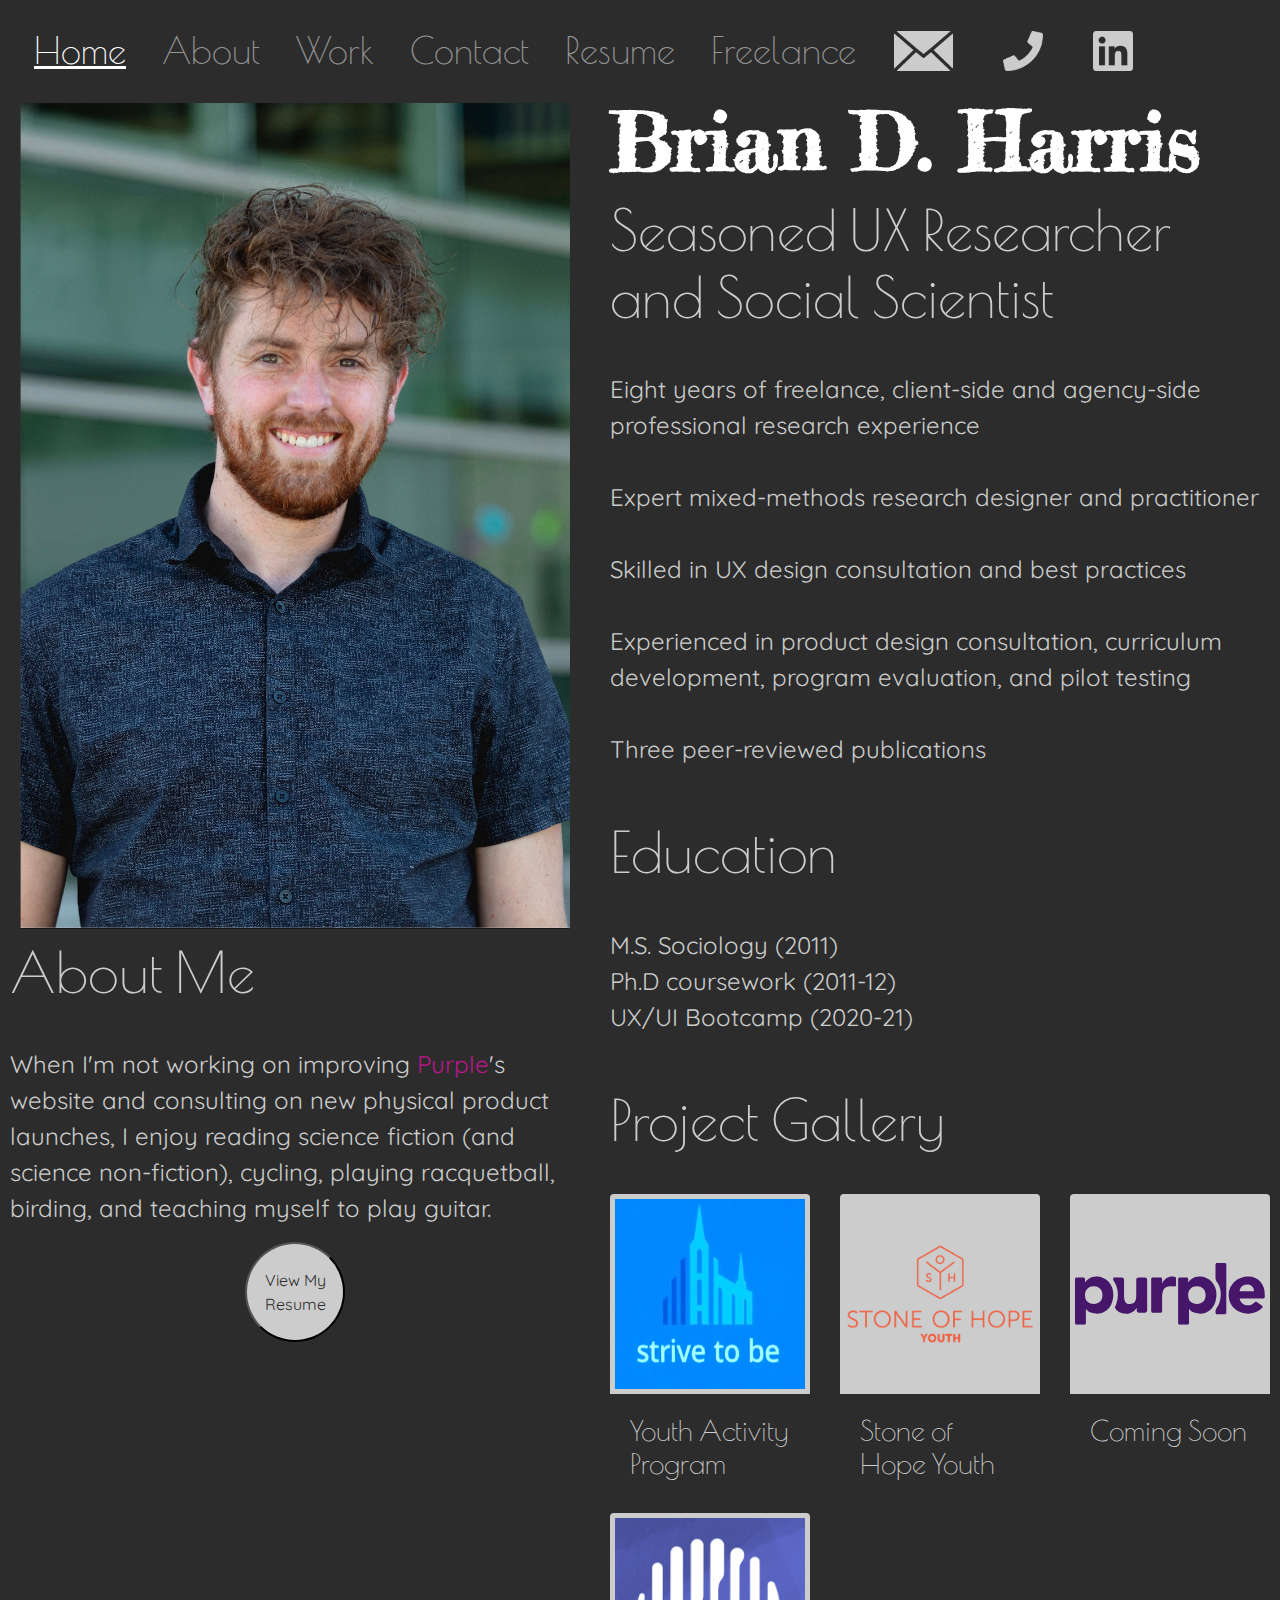
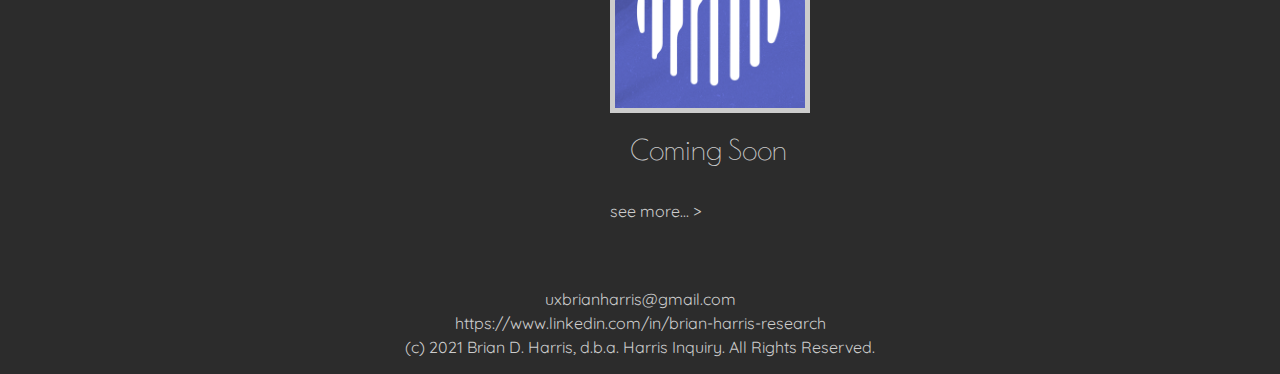
<file: index.html>
<!DOCTYPE html>
<html lang="en">
  <head>
    <meta charset="UTF-8">
    <title>Brian D. Harris - UXR</title>
    <link rel="stylesheet" href="https://maxcdn.bootstrapcdn.com/bootstrap/4.0.0/css/bootstrap.min.css" integrity="sha384-Gn5384xqQ1aoWXA+058RXPxPg6fy4IWvTNh0E263XmFcJlSAwiGgFAW/dAiS6JXm" crossorigin="anonymous">
    <link rel="preconnect" href="https://fonts.gstatic.com"> 
    <link href="https://fonts.googleapis.com/css2?family=Fredericka+the+Great&family=Montserrat+Alternates:ital,wght@0,100;0,200;0,300;0,400;0,500;0,600;0,700;0,800;0,900;1,100;1,200;1,300;1,400;1,500;1,600;1,700;1,800;1,900&family=Montserrat:ital,wght@0,100;0,200;0,300;0,400;0,500;0,600;0,700;0,800;0,900;1,100;1,200;1,300;1,400;1,500;1,600;1,700;1,800;1,900&family=Poiret+One&family=Quicksand:wght@300;400;500;600;700&family=Raleway:wght@400;900&display=swap" rel="stylesheet">
    <script src="https://code.jquery.com/jquery-3.2.1.slim.min.js" integrity="sha384-KJ3o2DKtIkvYIK3UENzmM7KCkRr/rE9/Qpg6aAZGJwFDMVNA/GpGFF93hXpG5KkN" crossorigin="anonymous"></script>
    <script src="https://cdnjs.cloudflare.com/ajax/libs/popper.js/1.12.9/umd/popper.min.js" integrity="sha384-ApNbgh9B+Y1QKtv3Rn7W3mgPxhU9K/ScQsAP7hUibX39j7fakFPskvXusvfa0b4Q" crossorigin="anonymous"></script>
    <script src="https://maxcdn.bootstrapcdn.com/bootstrap/4.0.0/js/bootstrap.min.js" integrity="sha384-JZR6Spejh4U02d8jOt6vLEHfe/JQGiRRSQQxSfFWpi1MquVdAyjUar5+76PVCmYl" crossorigin="anonymous"></script>
    <link rel="stylesheet" type="text/css" href="https://wwwimage-secure.cbsstatic.com/all-access/assets/build/css/fonts/fonts-37469058451e1a8475a6.min.css">
    <meta http-equiv="Content-Type" content="text/html; charset=utf-8" />
    <link href="styles.css" type="text/css" rel="stylesheet">
    <script src="https://ajax.googleapis.com/ajax/libs/jquery/3.5.1/jquery.min.js"></script>
  </head>

  <body>
    <nav class="navbar navbar-expand-lg navbar-dark">
        <button class="navbar-toggler" type="button" data-toggle="collapse" data-target="#navbarSupportedContent" aria-controls="navbarSupportedContent" aria-expanded="false" aria-label="Toggle navigation">
        <span class="navbar-toggler-icon"></span>
      </button>    
      <div class="collapse navbar-collapse" id="navbarSupportedContent">
        <ul class="navbar-nav mr-auto">
          <li class="nav-item active">
            <a class="nav-link btn" href="index.html">Home<div class="circle"></div><span class="sr-only"></span></a>
          </li>
          <li class="nav-item">
            <a class="nav-link btn" href="about.html">About<div class="circle"></div></a>
          </li>
          <li class="nav-item dropdown">
            <a class="nav-link btn" href="work.html">
              Work<div class="circle"></div>
            </a>
          </li>
          <li class="nav-item">
            <a class="nav-link btn" href="contact.html">Contact<div class="circle"></div></a>
          </li>
          <li class="nav-item">
            <a class="nav-link btn" href="resume.html">Resume<div class="circle"></div></a>
          </li>
          <li class="nav-item">
            <a class="nav-link btn" href="freelance.html">Freelance<div class="circle"></div></a>
          </li>
          <li class="nav-item">
            <a href="mailto:uxbrianharris@gmail.com">
              <img class="navImg" src="images/Icon zocial-email-2@2x.png" height="60px">
            </a>
          </li>
          <li class="nav-item">
            <a href="tel:+18014148652">
              <img class="navImg" src="images/Icon awesome-phone-2@2x.png" height="60px">
            </a>
          </li>
          <li class="nav-item">
            <a href="https://linkedin.com/in/brian-harris-research" target="_blank">
              <img class="navImg" src="images/Icon awesome-linkedin-2@2x.png" height="60px">
            </a>
          </li>
        </ul>
      </div>
    </nav>
    <main data-barba="container">
      <section id="mainBody">
        <div class="container.fluid">
          <div class="row">
            <div class="col-sm leftSide">
              <div>
                <img class="heroPhoto" src="images/Photo (Boncom).jpg" alt="Photo of Brian Harris" width="100%">
              </div>
              <div class="aboutMe">
                <h2>About Me</h2>
                <p>
                  When I'm not working on improving <a href="https://purple.com" style="color:#bc158a">Purple</a>'s website and consulting on new physical product launches, I enjoy reading science fiction (and science non-fiction), cycling, playing racquetball, birding, and teaching myself to play guitar. 
                </p>
                <div class='experiment container-fluid' style="height:600px;">
                  <button id='pulse-button' class="col-md">View My Resume</button>
                  <embed id="resume" class="col-md" src="images/Brian Harris Resume - Feb 2021.pdf" width="100%" height="100%" />
                  <!-- <p id="resume">This is a paragraph I want to hide and display on click.</p> -->
                  <script>
                    $( "#pulse-button" ).click(function() {
                      $( "#resume" ).slideToggle( "slow" );
                    });
                    </script>
                </div>
              </div>
            </div>
            <div class="col-md rightSide">
              <h1 class="text-responsive">Brian D. Harris</h1>
              <h2 style="max-width:680px;">Seasoned UX Researcher and Social Scientist</h2>
              <p style="max-width:680px;">
               Eight years of freelance, client-side and agency-side professional research experience<br><br>
               Expert mixed-methods research designer and practitioner<br><br>
               Skilled in UX design consultation and best practices<br><br>
               Experienced in product design consultation, curriculum development, program evaluation, and pilot testing<br><br>
               Three peer-reviewed publications<br><br></p>
              <h2 style="max-width:680px;">Education</h2>
               <p>
               M.S. Sociology (2011)<br>
               Ph.D coursework (2011-12)<br>
               UX/UI Bootcamp (2020-21)<br><br>
              </p>
                <h2>Project Gallery</h2>
                <div class="card-deck">
                  <a href="LDS.html"><div class="card">
                    <img class="card-img-top" src="images/Strive Logo.png" alt="Strive logo" style="padding:5px">
                    <div class="card-body">
                      <h3 class="card-title">Youth Activity Program</h3>
                    </div>
                  </div></a>
                  <div class="card">
                    <img class="card-img-top" src="images/Group 95.svg" alt="Strive logo" style="padding:5px">
                    <div class="card-body">
                      <a href="#"><h3 class="card-title">Stone of Hope Youth</h3></a>
                    </div>
                  </div>
                  <div class="card">
                    <img class="card-img-top" src="images/purple_logo.svg" alt="Purple logo" style="padding:5px">
                    <div class="card-body">
                      <h3 class="card-title">Coming Soon</h3>
                    </div>
                  </div>
                  <div class="card card3">
                    <img class="card-img-top" src="images/SkylightLogo.png" alt="Skylight App logo" style="padding:5px">
                    <div class="card-body">
                      <h3 class="card-title">Coming Soon</h3>
                    </div>
                  </div>
                </div>
                <a style="text-align:right; color:#cccccc;" href="work.html">see more... ></p>
              </div>
            </section>
          </main>
            <div class="container-fluid footer">
          <div class="row">
            <div class="col-sm">
                <a>uxbrianharris@gmail.com</a>
            </div>
          </div>
          <div class="row">
            <div class="col-sm">
                <a>https://www.linkedin.com/in/brian-harris-research</a>
            </div>
          </div>
          <div class="row">
            <div class="col-sm">
                <a>(c) 2021 Brian D. Harris, d.b.a. Harris Inquiry. All Rights Reserved.</a>
            </div>
          </div>
        </div>
  
  </body>

</html>
</file>
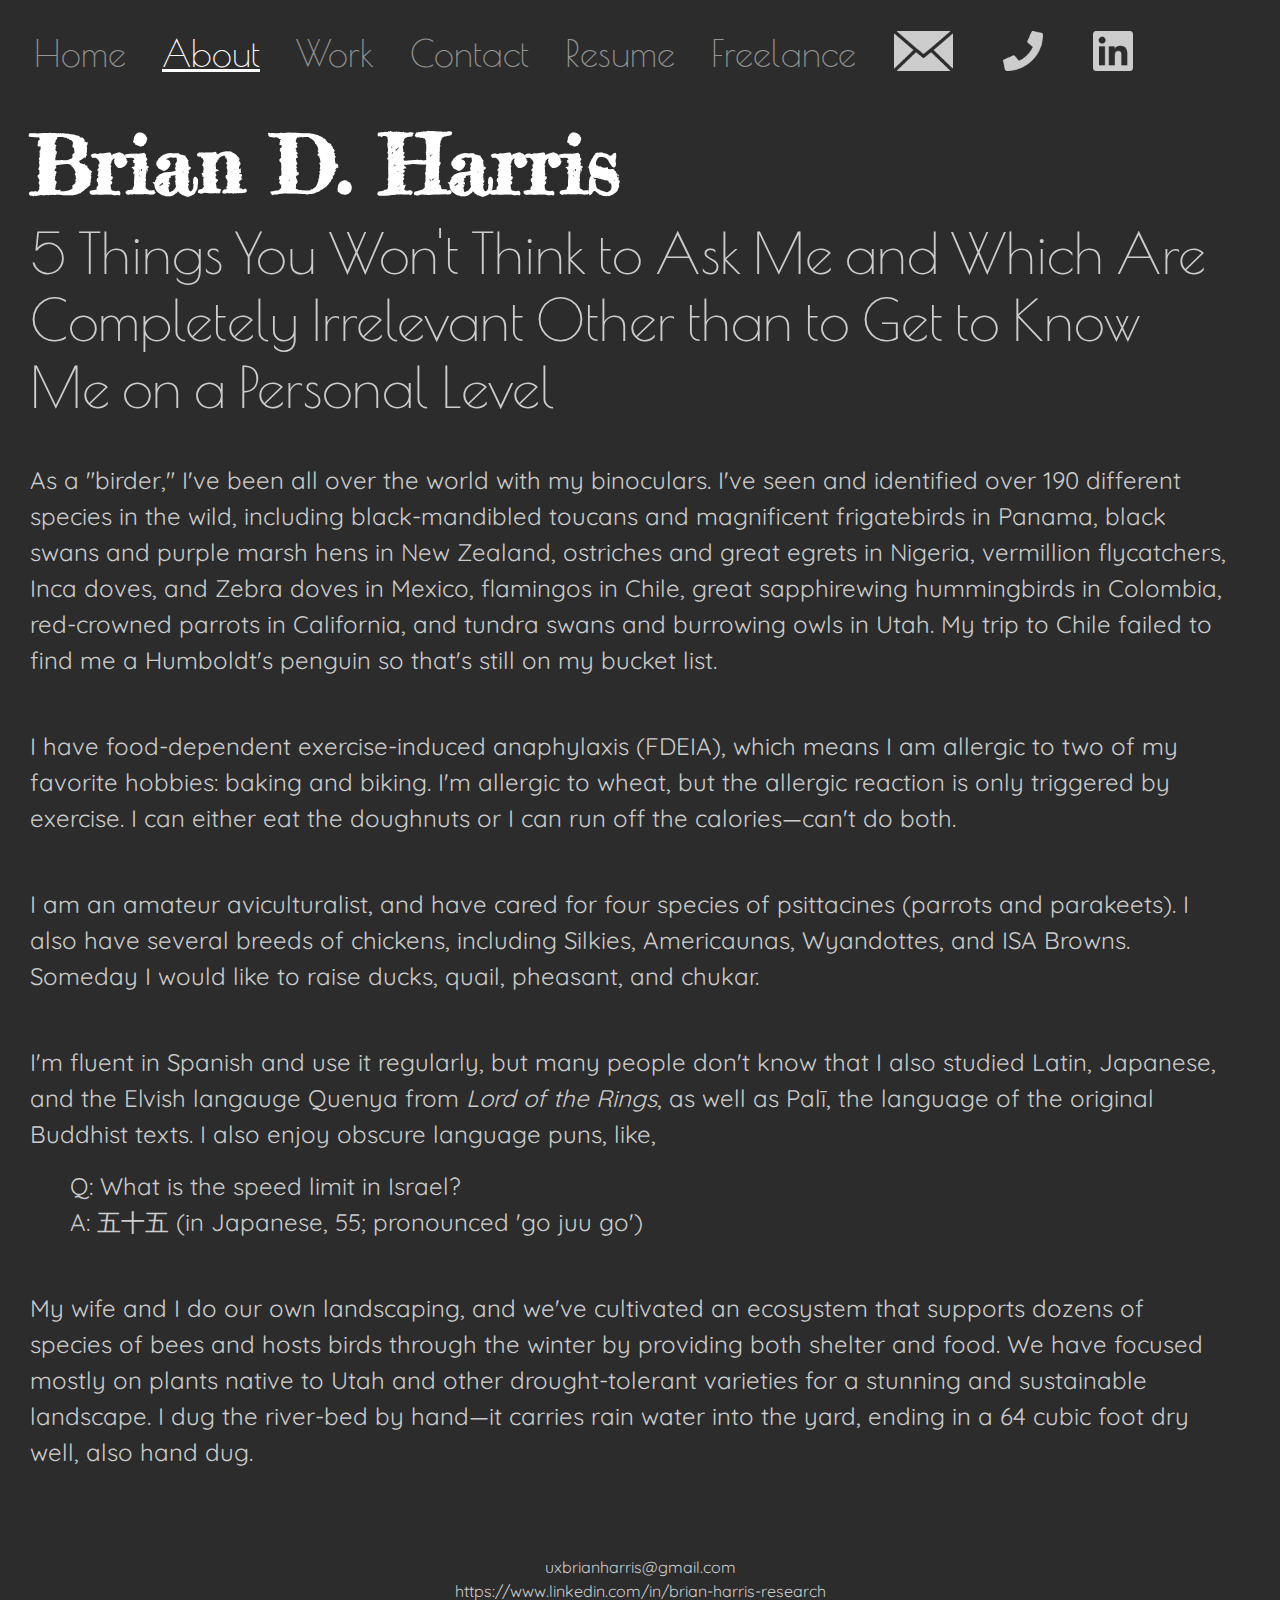
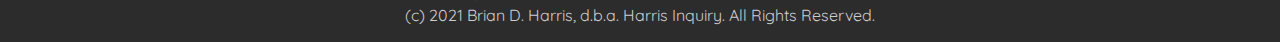
<file: about.html>
<!DOCTYPE html>
<html>
  <head>
    <title>Brian D. Harris - UX Research & Strategy</title>
    <link rel="stylesheet" href="https://maxcdn.bootstrapcdn.com/bootstrap/4.0.0/css/bootstrap.min.css" integrity="sha384-Gn5384xqQ1aoWXA+058RXPxPg6fy4IWvTNh0E263XmFcJlSAwiGgFAW/dAiS6JXm" crossorigin="anonymous">
    <link rel="preconnect" href="https://fonts.gstatic.com"> 
    <link href="https://fonts.googleapis.com/css2?family=Fredericka+the+Great&family=Montserrat+Alternates:ital,wght@0,100;0,200;0,300;0,400;0,500;0,600;0,700;0,800;0,900;1,100;1,200;1,300;1,400;1,500;1,600;1,700;1,800;1,900&family=Montserrat:ital,wght@0,100;0,200;0,300;0,400;0,500;0,600;0,700;0,800;0,900;1,100;1,200;1,300;1,400;1,500;1,600;1,700;1,800;1,900&family=Poiret+One&family=Quicksand:wght@300;400;500;600;700&family=Raleway:wght@400;900&display=swap" rel="stylesheet">
    <script src="https://code.jquery.com/jquery-3.2.1.slim.min.js" integrity="sha384-KJ3o2DKtIkvYIK3UENzmM7KCkRr/rE9/Qpg6aAZGJwFDMVNA/GpGFF93hXpG5KkN" crossorigin="anonymous"></script>
    <script src="https://cdnjs.cloudflare.com/ajax/libs/popper.js/1.12.9/umd/popper.min.js" integrity="sha384-ApNbgh9B+Y1QKtv3Rn7W3mgPxhU9K/ScQsAP7hUibX39j7fakFPskvXusvfa0b4Q" crossorigin="anonymous"></script>
    <script src="https://maxcdn.bootstrapcdn.com/bootstrap/4.0.0/js/bootstrap.min.js" integrity="sha384-JZR6Spejh4U02d8jOt6vLEHfe/JQGiRRSQQxSfFWpi1MquVdAyjUar5+76PVCmYl" crossorigin="anonymous"></script>
    <link rel="stylesheet" type="text/css" href="https://wwwimage-secure.cbsstatic.com/all-access/assets/build/css/fonts/fonts-37469058451e1a8475a6.min.css">
    <meta http-equiv="Content-Type" content="text/html; charset=utf-8" />
    <link href="styles.css" type="text/css" rel="stylesheet">
  </head>

  <body>
    <nav class="navbar navbar-expand-lg navbar-dark">
      <button class="navbar-toggler" type="button" data-toggle="collapse" data-target="#navbarSupportedContent" aria-controls="navbarSupportedContent" aria-expanded="false" aria-label="Toggle navigation">
      <span class="navbar-toggler-icon"></span>
    </button>    
    <div class="collapse navbar-collapse" id="navbarSupportedContent">
      <ul class="navbar-nav mr-auto">
        <li class="nav-item">
          <a class="nav-link" href="index.html">Home <span class="sr-only"></span></a>
        </li>
        <li class="nav-item">
          <a class="nav-link active" href="about.html">About</a>
        </li>
        <li class="nav-item dropdown">
          <a class="nav-link" href="work.html">
            Work
          </a>
        </li>
        <li class="nav-item">
          <a class="nav-link" href="contact.html">Contact</a>
        </li>
        <li class="nav-item">
          <a class="nav-link" href="resume.html">Resume</a>
        </li>
        <li class="nav-item">
          <a class="nav-link" href="freelance.html">Freelance</a>
        </li>
        <li class="nav-item">
          <a href="mailto:uxbrianharris@gmail.com">
            <img class="navImg" src="images/Icon zocial-email-2@2x.png" height="60px">
          </a>
        </li>
        <li class="nav-item">
          <a href="tel:+18014148652">
            <img class="navImg" src="images/Icon awesome-phone-2@2x.png" height="60px">
          </a>
        </li>
        <li class="nav-item">
          <a href="https://linkedin.com/in/brian-harris-research" target="_blank">
            <img class="navImg" src="images/Icon awesome-linkedin-2@2x.png" height="60px">
          </a>
        </li>
      </ul>
    </div>
  </nav>

    <section id="aboutMainBody">
      <div>
        <h1>Brian D. Harris</h1>
        <h2>5 Things You Won't Think to Ask Me and Which Are Completely Irrelevant Other than to Get to Know Me on a Personal Level</h2>
            <p class="aboutList">As a "birder," I've been all over the world with my binoculars. I've seen and identified over 190 different species in the wild, including black-mandibled toucans and magnificent frigatebirds in Panama, black swans and purple marsh hens in New Zealand, ostriches and great egrets in Nigeria, vermillion flycatchers, Inca doves, and Zebra doves in Mexico, flamingos in Chile, great sapphirewing hummingbirds in Colombia, red-crowned parrots in California, and tundra swans and burrowing owls in Utah. My trip to Chile failed to find me a Humboldt's penguin so that's still on my bucket list.</p><br>
            <p class="aboutList">I have food-dependent exercise-induced anaphylaxis (FDEIA), which means I am allergic to two of my favorite hobbies: baking and biking. I'm allergic to wheat, but the allergic reaction is only triggered by exercise. I can either eat the doughnuts or I can run off the calories&mdash;can't do both.</p><br>
            <p class="aboutList">I am an amateur aviculturalist, and have cared for four species of psittacines (parrots and parakeets). I also have several breeds of chickens, including Silkies, Americaunas, Wyandottes, and ISA Browns. Someday I would like to raise ducks, quail, pheasant, and chukar.</p><br>
            <p class="aboutList">I'm fluent in Spanish and use it regularly, but many people don't know that I also studied Latin, Japanese, and the Elvish langauge Quenya from <em>Lord of the Rings</em>, as well as Palī, the language of the original Buddhist texts. I also enjoy obscure language puns, like,<blockquote>Q: What is the speed limit in Israel? <br>A: 五十五 (in Japanese, 55; pronounced 'go juu go')</blockquote></p><br>
            <p class="aboutList">My wife and I do our own landscaping, and we've cultivated an ecosystem that supports dozens of species of bees and hosts birds through the winter by providing both shelter and food. We have focused mostly on plants native to Utah and other drought-tolerant varieties for a stunning and sustainable landscape. I dug the river-bed by hand&mdash;it carries rain water into the yard, ending in a 64 cubic foot dry well, also hand dug.</p><br>
      </div>
    </section>

  

    <footer>
      <div class="container-fluid footer">
        <div class="row">
          <div class="col-sm">
              <a>uxbrianharris@gmail.com</a>
          </div>
        </div>
        <div class="row">
          <div class="col-sm">
              <a>https://www.linkedin.com/in/brian-harris-research</a>
          </div>
        </div>
        <div class="row">
          <div class="col-sm">
              <a>(c) 2021 Brian D. Harris, d.b.a. Harris Inquiry. All Rights Reserved.</a>
          </div>
        </div>
      </div>
    </footer>
  </body>
</file>
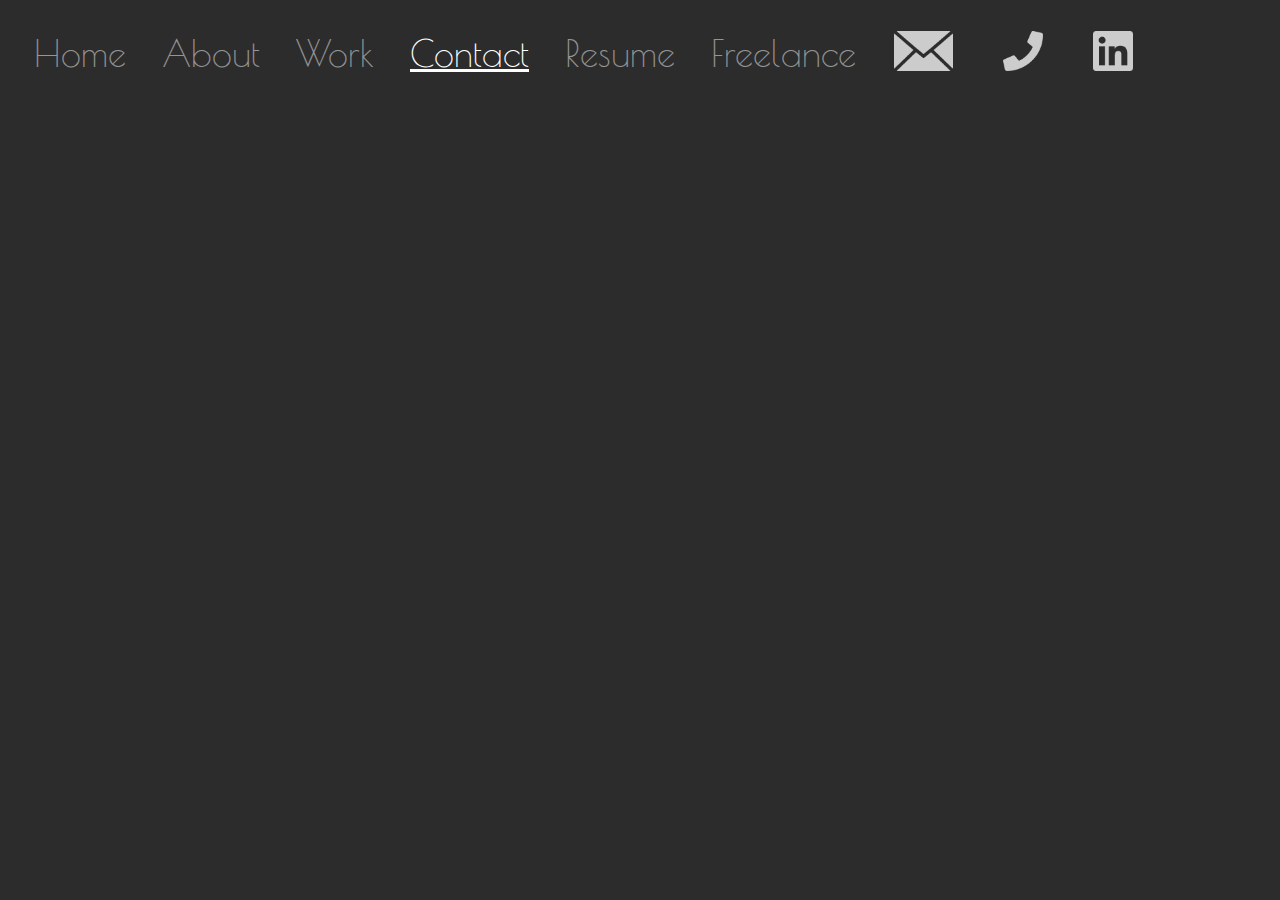
<file: contact.html>
<!DOCTYPE html>
<html>
  <head>
    <title>Brian D. Harris - UX Research & Strategy</title>
    <link rel="stylesheet" href="https://maxcdn.bootstrapcdn.com/bootstrap/4.0.0/css/bootstrap.min.css" integrity="sha384-Gn5384xqQ1aoWXA+058RXPxPg6fy4IWvTNh0E263XmFcJlSAwiGgFAW/dAiS6JXm" crossorigin="anonymous">
    <link rel="preconnect" href="https://fonts.gstatic.com"> 
    <link href="https://fonts.googleapis.com/css2?family=Fredericka+the+Great&family=Montserrat+Alternates:ital,wght@0,100;0,200;0,300;0,400;0,500;0,600;0,700;0,800;0,900;1,100;1,200;1,300;1,400;1,500;1,600;1,700;1,800;1,900&family=Montserrat:ital,wght@0,100;0,200;0,300;0,400;0,500;0,600;0,700;0,800;0,900;1,100;1,200;1,300;1,400;1,500;1,600;1,700;1,800;1,900&family=Poiret+One&family=Quicksand:wght@300;400;500;600;700&family=Raleway:wght@400;900&display=swap" rel="stylesheet">
    <script src="https://code.jquery.com/jquery-3.2.1.slim.min.js" integrity="sha384-KJ3o2DKtIkvYIK3UENzmM7KCkRr/rE9/Qpg6aAZGJwFDMVNA/GpGFF93hXpG5KkN" crossorigin="anonymous"></script>
    <script src="https://cdnjs.cloudflare.com/ajax/libs/popper.js/1.12.9/umd/popper.min.js" integrity="sha384-ApNbgh9B+Y1QKtv3Rn7W3mgPxhU9K/ScQsAP7hUibX39j7fakFPskvXusvfa0b4Q" crossorigin="anonymous"></script>
    <script src="https://maxcdn.bootstrapcdn.com/bootstrap/4.0.0/js/bootstrap.min.js" integrity="sha384-JZR6Spejh4U02d8jOt6vLEHfe/JQGiRRSQQxSfFWpi1MquVdAyjUar5+76PVCmYl" crossorigin="anonymous"></script>
    <link rel="stylesheet" type="text/css" href="https://wwwimage-secure.cbsstatic.com/all-access/assets/build/css/fonts/fonts-37469058451e1a8475a6.min.css">
    <meta http-equiv="Content-Type" content="text/html; charset=utf-8" />
    <link href="styles.css" type="text/css" rel="stylesheet">
  </head>

  <body>
    <nav class="navbar navbar-expand-lg navbar-dark">
      <button class="navbar-toggler" type="button" data-toggle="collapse" data-target="#navbarSupportedContent" aria-controls="navbarSupportedContent" aria-expanded="false" aria-label="Toggle navigation">
      <span class="navbar-toggler-icon"></span>
    </button>    
    <div class="collapse navbar-collapse" id="navbarSupportedContent">
      <ul class="navbar-nav mr-auto">
        <li class="nav-item">
          <a class="nav-link" href="index.html">Home <span class="sr-only"></span></a>
        </li>
        <li class="nav-item">
          <a class="nav-link" href="about.html">About</a>
        </li>
        <li class="nav-item dropdown">
          <a class="nav-link" href="work.html">
            Work
          </a>
        </li>
        <li class="nav-item">
          <a class="nav-link active" href="contact.html">Contact</a>
        </li>
        <li class="nav-item">
          <a class="nav-link" href="resume.html">Resume</a>
        </li>
        <li class="nav-item">
          <a class="nav-link" href="freelance.html">Freelance</a>
        </li>
        <li class="nav-item">
          <a href="mailto:uxbrianharris@gmail.com">
            <img class="navImg" src="images/Icon zocial-email-2@2x.png" height="60px">
          </a>
        </li>
        <li class="nav-item">
          <a href="tel:+18014148652">
            <img class="navImg" src="images/Icon awesome-phone-2@2x.png" height="60px">
          </a>
        </li>
        <li class="nav-item">
          <a href="https://linkedin.com/in/brian-harris-research" target="_blank">
            <img class="navImg" src="images/Icon awesome-linkedin-2@2x.png" height="60px">
          </a>
        </li>
      </ul>
    </div>
  </nav>



  

    <footer>
    </footer>
  </body>
</file>
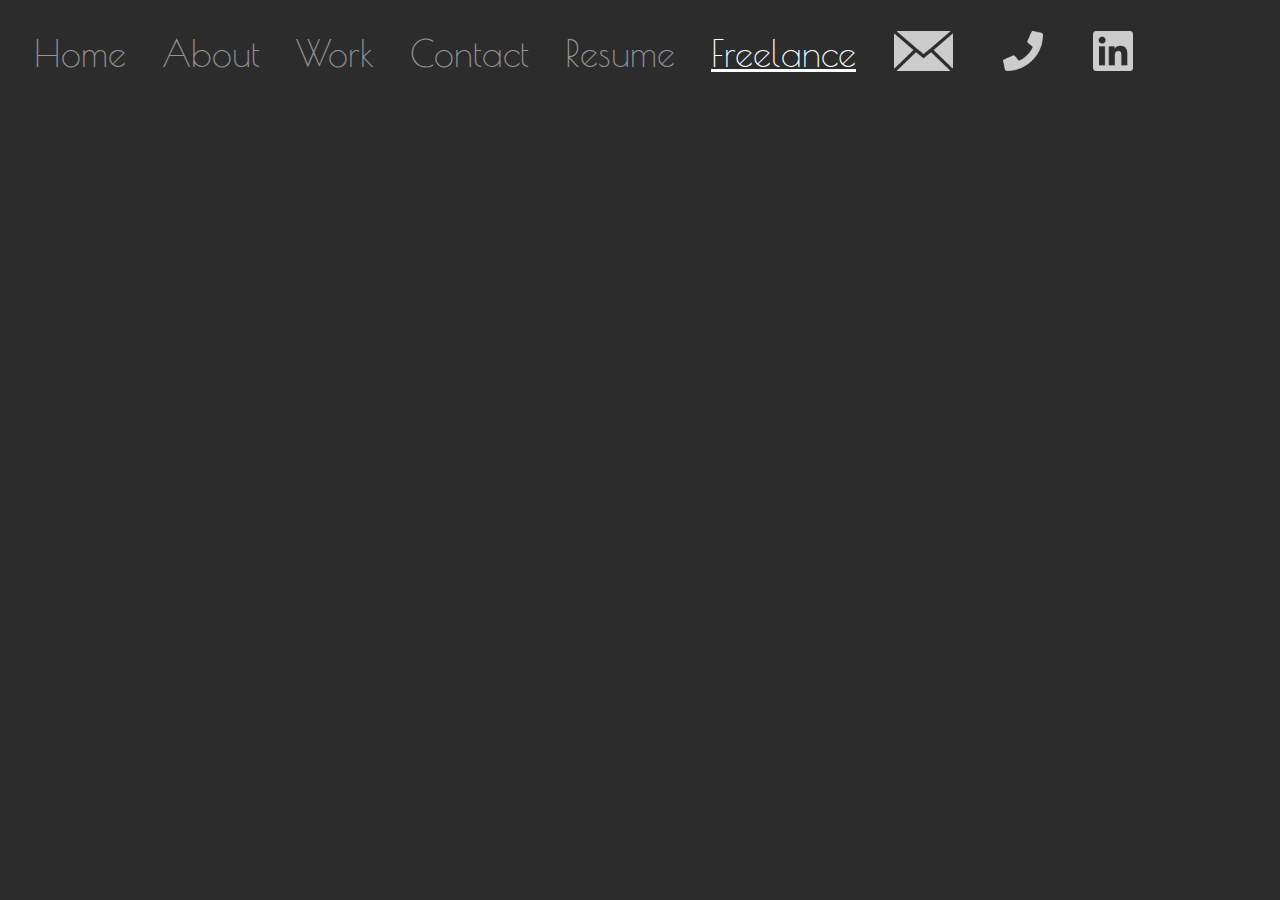
<file: freelance.html>
<!DOCTYPE html>
<html>
  <head>
    <title>Brian D. Harris - UX Research & Strategy</title>
    <link rel="stylesheet" href="https://maxcdn.bootstrapcdn.com/bootstrap/4.0.0/css/bootstrap.min.css" integrity="sha384-Gn5384xqQ1aoWXA+058RXPxPg6fy4IWvTNh0E263XmFcJlSAwiGgFAW/dAiS6JXm" crossorigin="anonymous">
    <link rel="preconnect" href="https://fonts.gstatic.com"> 
    <link href="https://fonts.googleapis.com/css2?family=Fredericka+the+Great&family=Montserrat+Alternates:ital,wght@0,100;0,200;0,300;0,400;0,500;0,600;0,700;0,800;0,900;1,100;1,200;1,300;1,400;1,500;1,600;1,700;1,800;1,900&family=Montserrat:ital,wght@0,100;0,200;0,300;0,400;0,500;0,600;0,700;0,800;0,900;1,100;1,200;1,300;1,400;1,500;1,600;1,700;1,800;1,900&family=Poiret+One&family=Quicksand:wght@300;400;500;600;700&family=Raleway:wght@400;900&display=swap" rel="stylesheet">
    <script src="https://code.jquery.com/jquery-3.2.1.slim.min.js" integrity="sha384-KJ3o2DKtIkvYIK3UENzmM7KCkRr/rE9/Qpg6aAZGJwFDMVNA/GpGFF93hXpG5KkN" crossorigin="anonymous"></script>
    <script src="https://cdnjs.cloudflare.com/ajax/libs/popper.js/1.12.9/umd/popper.min.js" integrity="sha384-ApNbgh9B+Y1QKtv3Rn7W3mgPxhU9K/ScQsAP7hUibX39j7fakFPskvXusvfa0b4Q" crossorigin="anonymous"></script>
    <script src="https://maxcdn.bootstrapcdn.com/bootstrap/4.0.0/js/bootstrap.min.js" integrity="sha384-JZR6Spejh4U02d8jOt6vLEHfe/JQGiRRSQQxSfFWpi1MquVdAyjUar5+76PVCmYl" crossorigin="anonymous"></script>
    <link rel="stylesheet" type="text/css" href="https://wwwimage-secure.cbsstatic.com/all-access/assets/build/css/fonts/fonts-37469058451e1a8475a6.min.css">
    <meta http-equiv="Content-Type" content="text/html; charset=utf-8" />
    <link href="styles.css" type="text/css" rel="stylesheet">
  </head>

  <body>
    <nav class="navbar navbar-expand-lg navbar-dark">
      <button class="navbar-toggler" type="button" data-toggle="collapse" data-target="#navbarSupportedContent" aria-controls="navbarSupportedContent" aria-expanded="false" aria-label="Toggle navigation">
      <span class="navbar-toggler-icon"></span>
    </button>    
    <div class="collapse navbar-collapse" id="navbarSupportedContent">
      <ul class="navbar-nav mr-auto">
        <li class="nav-item">
          <a class="nav-link" href="index.html">Home <span class="sr-only"></span></a>
        </li>
        <li class="nav-item">
          <a class="nav-link" href="about.html">About</a>
        </li>
        <li class="nav-item dropdown">
          <a class="nav-link" href="work.html">
            Work
          </a>
        </li>
        <li class="nav-item">
          <a class="nav-link" href="contact.html">Contact</a>
        </li>
        <li class="nav-item">
          <a class="nav-link" href="resume.html">Resume</a>
        </li>
        <li class="nav-item">
          <a class="nav-link active" href="freelance.html">Freelance</a>
        </li>
        <li class="nav-item">
          <a href="mailto:uxbrianharris@gmail.com">
            <img class="navImg" src="images/Icon zocial-email-2@2x.png" height="60px">
          </a>
        </li>
        <li class="nav-item">
          <a href="tel:+18014148652">
            <img class="navImg" src="images/Icon awesome-phone-2@2x.png" height="60px">
          </a>
        </li>
        <li class="nav-item">
          <a href="https://linkedin.com/in/brian-harris-research" target="_blank">
            <img class="navImg" src="images/Icon awesome-linkedin-2@2x.png" height="60px">
          </a>
        </li>
      </ul>
    </div>
  </nav>



  

    <footer>
    </footer>
  </body>
</file>
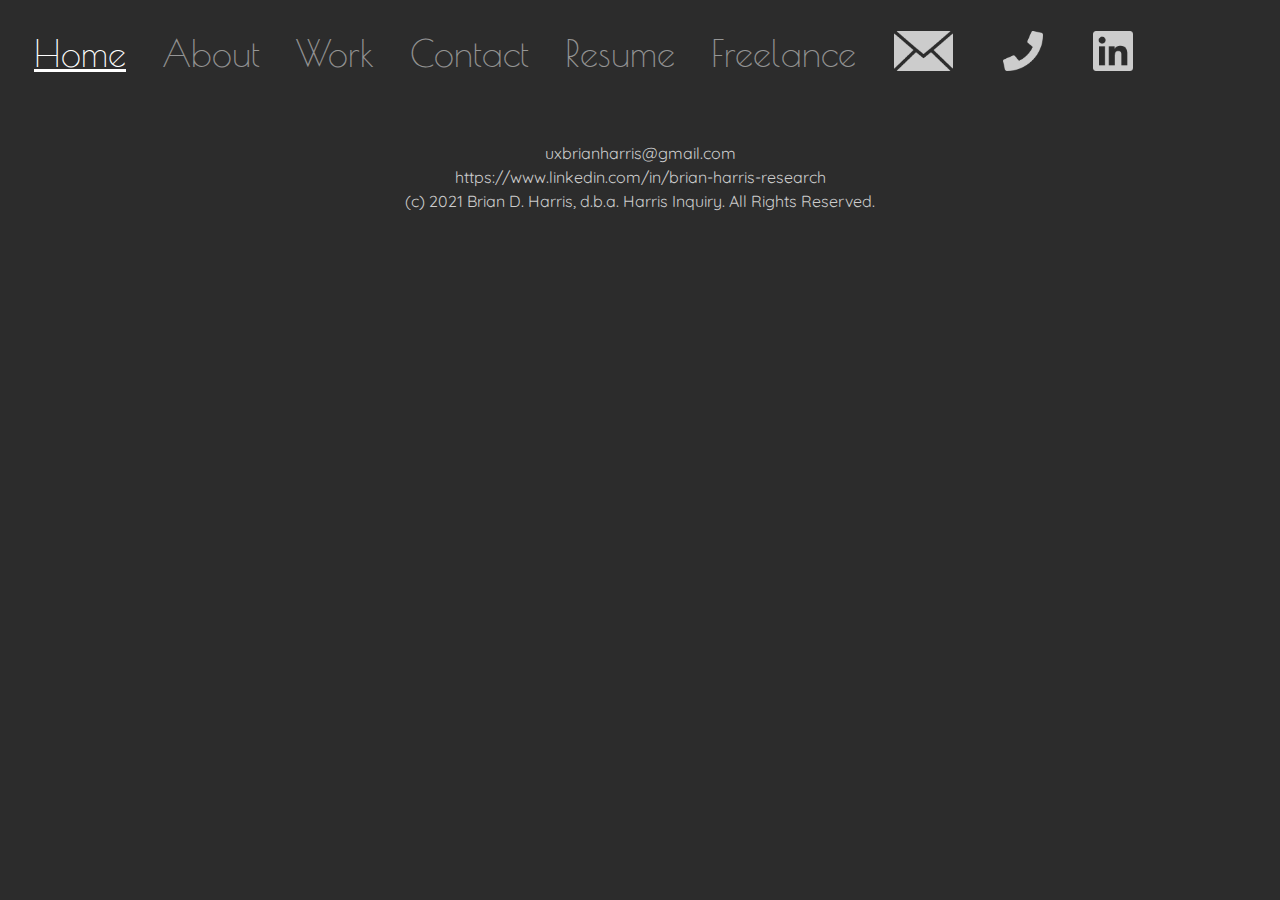
<file: LDS.html>
<!DOCTYPE html>
<html>
  <head>
    <title>Brian D. Harris - UXR</title>
    <link rel="stylesheet" href="https://maxcdn.bootstrapcdn.com/bootstrap/4.0.0/css/bootstrap.min.css" integrity="sha384-Gn5384xqQ1aoWXA+058RXPxPg6fy4IWvTNh0E263XmFcJlSAwiGgFAW/dAiS6JXm" crossorigin="anonymous">
    <link rel="preconnect" href="https://fonts.gstatic.com"> 
    <link href="https://fonts.googleapis.com/css2?family=Fredericka+the+Great&family=Montserrat+Alternates:ital,wght@0,100;0,200;0,300;0,400;0,500;0,600;0,700;0,800;0,900;1,100;1,200;1,300;1,400;1,500;1,600;1,700;1,800;1,900&family=Montserrat:ital,wght@0,100;0,200;0,300;0,400;0,500;0,600;0,700;0,800;0,900;1,100;1,200;1,300;1,400;1,500;1,600;1,700;1,800;1,900&family=Poiret+One&family=Quicksand:wght@300;400;500;600;700&family=Raleway:wght@400;900&display=swap" rel="stylesheet">
    <script src="https://code.jquery.com/jquery-3.2.1.slim.min.js" integrity="sha384-KJ3o2DKtIkvYIK3UENzmM7KCkRr/rE9/Qpg6aAZGJwFDMVNA/GpGFF93hXpG5KkN" crossorigin="anonymous"></script>
    <script src="https://cdnjs.cloudflare.com/ajax/libs/popper.js/1.12.9/umd/popper.min.js" integrity="sha384-ApNbgh9B+Y1QKtv3Rn7W3mgPxhU9K/ScQsAP7hUibX39j7fakFPskvXusvfa0b4Q" crossorigin="anonymous"></script>
    <script src="https://maxcdn.bootstrapcdn.com/bootstrap/4.0.0/js/bootstrap.min.js" integrity="sha384-JZR6Spejh4U02d8jOt6vLEHfe/JQGiRRSQQxSfFWpi1MquVdAyjUar5+76PVCmYl" crossorigin="anonymous"></script>
    <link rel="stylesheet" type="text/css" href="https://wwwimage-secure.cbsstatic.com/all-access/assets/build/css/fonts/fonts-37469058451e1a8475a6.min.css">
    <meta http-equiv="Content-Type" content="text/html; charset=utf-8" />
    <link href="styles.css" type="text/css" rel="stylesheet">
  </head>

  <body>
    <nav class="navbar navbar-expand-lg navbar-dark">
        <button class="navbar-toggler" type="button" data-toggle="collapse" data-target="#navbarSupportedContent" aria-controls="navbarSupportedContent" aria-expanded="false" aria-label="Toggle navigation">
        <span class="navbar-toggler-icon"></span>
      </button>    
      <div class="collapse navbar-collapse" id="navbarSupportedContent">
        <ul class="navbar-nav mr-auto">
          <li class="nav-item active">
            <a class="nav-link" href="index.html">Home <span class="sr-only"></span></a>
          </li>
          <li class="nav-item">
            <a class="nav-link" href="about.html">About</a>
          </li>
          <li class="nav-item dropdown">
            <a class="nav-link" href="work.html">
              Work
            </a>
          </li>
          <li class="nav-item">
            <a class="nav-link" href="contact.html">Contact</a>
          </li>
          <li class="nav-item">
            <a class="nav-link" href="resume.html">Resume</a>
          </li>
          <li class="nav-item">
            <a class="nav-link" href="freelance.html">Freelance</a>
          </li>
          <li class="nav-item">
            <a href="mailto:uxbrianharris@gmail.com">
              <img class="navImg" src="images/Icon zocial-email-2@2x.png" height="60px">
            </a>
          </li>
          <li class="nav-item">
            <a href="tel:+18014148652">
              <img class="navImg" src="images/Icon awesome-phone-2@2x.png" height="60px">
            </a>
          </li>
          <li class="nav-item">
            <a href="https://linkedin.com/in/brian-harris-research" target="_blank">
              <img class="navImg" src="images/Icon awesome-linkedin-2@2x.png" height="60px">
            </a>
          </li>
        </ul>
      </div>
    </nav>

    <div class="container-fluid footer">
        <div class="row">
          <div class="col-sm">
              <a>uxbrianharris@gmail.com</a>
          </div>
        </div>
        <div class="row">
          <div class="col-sm">
              <a>https://www.linkedin.com/in/brian-harris-research</a>
          </div>
        </div>
        <div class="row">
          <div class="col-sm">
              <a>(c) 2021 Brian D. Harris, d.b.a. Harris Inquiry. All Rights Reserved.</a>
          </div>
        </div>
      </div>
    </body>
    </html>
</file>
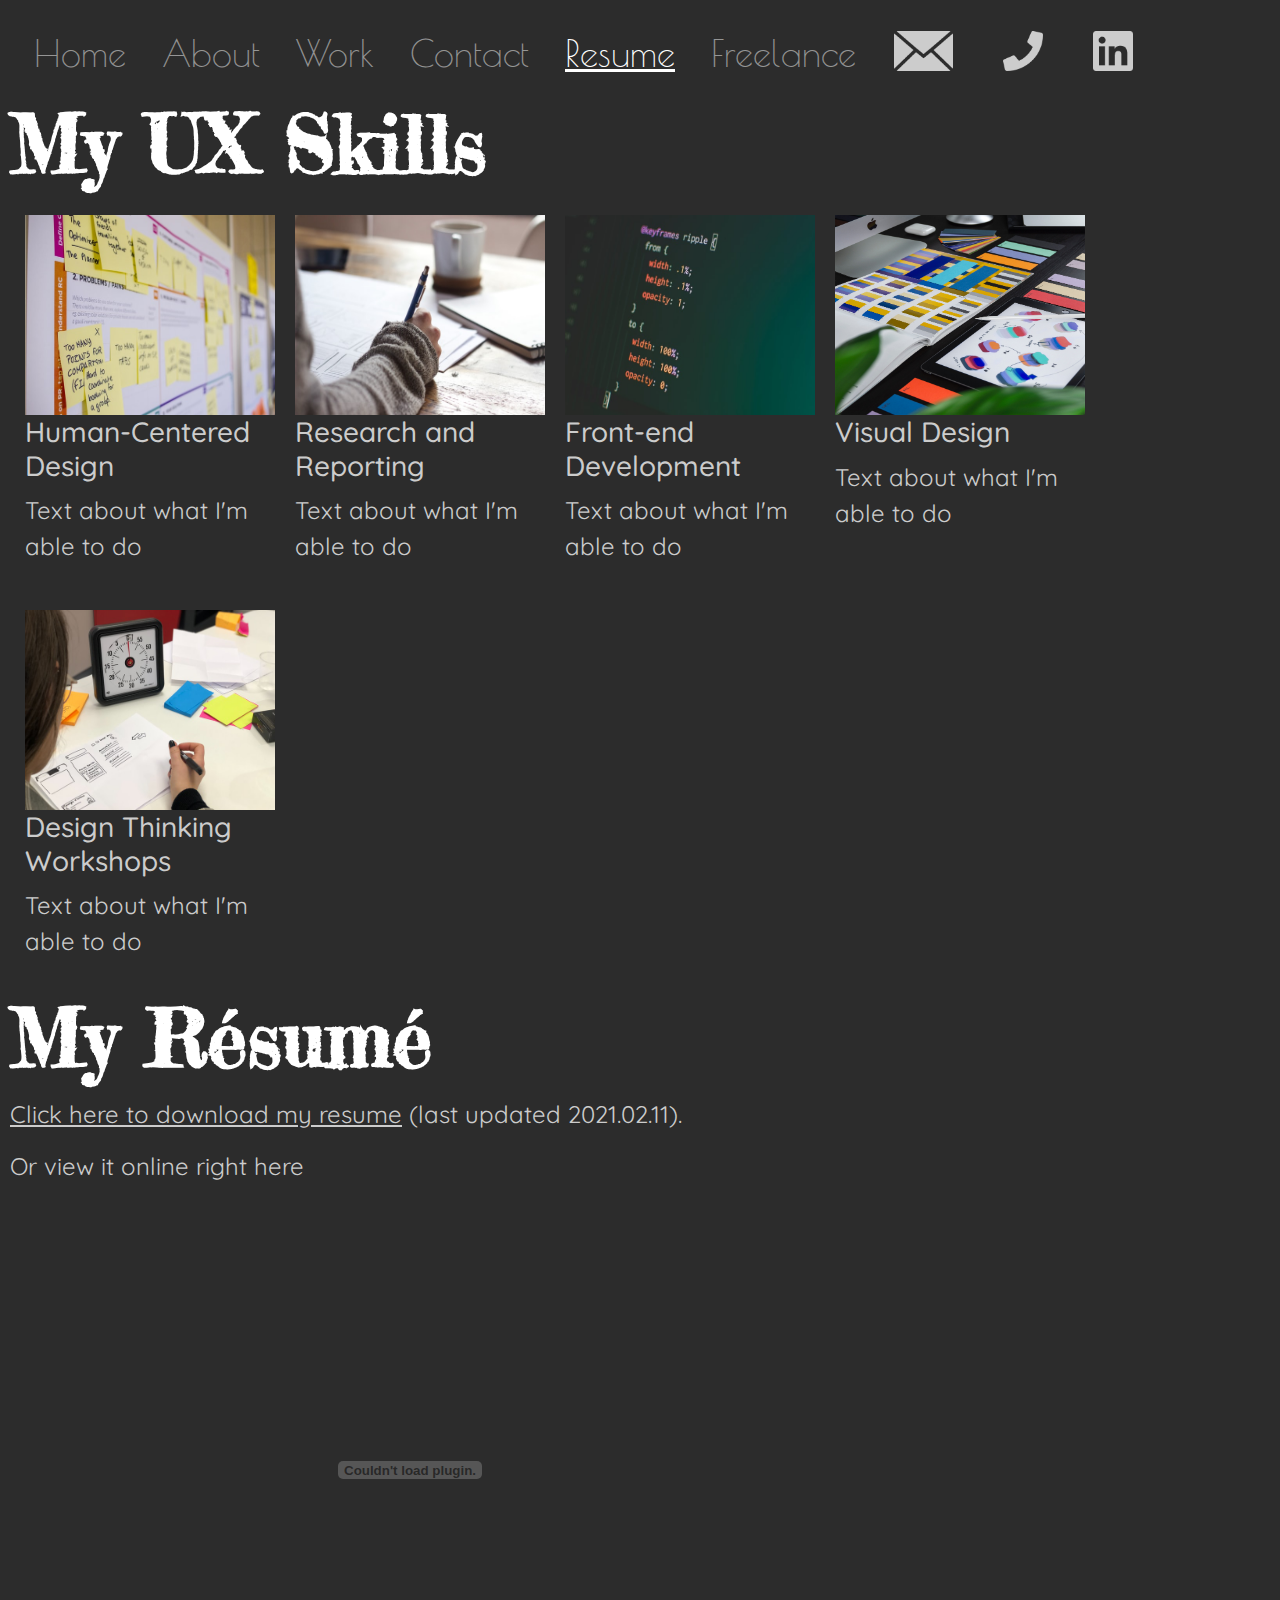
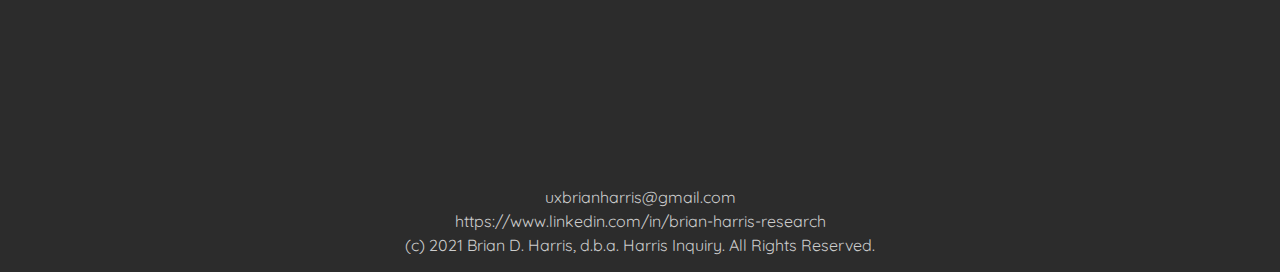
<file: resume.html>
<!DOCTYPE html>
<html>
  <head>
    <title>Brian D. Harris - UX Research & Strategy</title>
    <link rel="stylesheet" href="https://maxcdn.bootstrapcdn.com/bootstrap/4.0.0/css/bootstrap.min.css" integrity="sha384-Gn5384xqQ1aoWXA+058RXPxPg6fy4IWvTNh0E263XmFcJlSAwiGgFAW/dAiS6JXm" crossorigin="anonymous">
    <link rel="preconnect" href="https://fonts.gstatic.com"> 
    <link href="https://fonts.googleapis.com/css2?family=Fredericka+the+Great&family=Montserrat+Alternates:ital,wght@0,100;0,200;0,300;0,400;0,500;0,600;0,700;0,800;0,900;1,100;1,200;1,300;1,400;1,500;1,600;1,700;1,800;1,900&family=Montserrat:ital,wght@0,100;0,200;0,300;0,400;0,500;0,600;0,700;0,800;0,900;1,100;1,200;1,300;1,400;1,500;1,600;1,700;1,800;1,900&family=Poiret+One&family=Quicksand:wght@300;400;500;600;700&family=Raleway:wght@400;900&display=swap" rel="stylesheet">
    <script src="https://code.jquery.com/jquery-3.2.1.slim.min.js" integrity="sha384-KJ3o2DKtIkvYIK3UENzmM7KCkRr/rE9/Qpg6aAZGJwFDMVNA/GpGFF93hXpG5KkN" crossorigin="anonymous"></script>
    <script src="https://cdnjs.cloudflare.com/ajax/libs/popper.js/1.12.9/umd/popper.min.js" integrity="sha384-ApNbgh9B+Y1QKtv3Rn7W3mgPxhU9K/ScQsAP7hUibX39j7fakFPskvXusvfa0b4Q" crossorigin="anonymous"></script>
    <script src="https://maxcdn.bootstrapcdn.com/bootstrap/4.0.0/js/bootstrap.min.js" integrity="sha384-JZR6Spejh4U02d8jOt6vLEHfe/JQGiRRSQQxSfFWpi1MquVdAyjUar5+76PVCmYl" crossorigin="anonymous"></script>
    <link rel="stylesheet" type="text/css" href="https://wwwimage-secure.cbsstatic.com/all-access/assets/build/css/fonts/fonts-37469058451e1a8475a6.min.css">
    <meta http-equiv="Content-Type" content="text/html; charset=utf-8" />
    <link href="styles.css" type="text/css" rel="stylesheet">
  </head>

  <body>
    <nav class="navbar navbar-expand-lg navbar-dark">
      <button class="navbar-toggler" type="button" data-toggle="collapse" data-target="#navbarSupportedContent" aria-controls="navbarSupportedContent" aria-expanded="false" aria-label="Toggle navigation">
      <span class="navbar-toggler-icon"></span>
    </button>    
    <div class="collapse navbar-collapse" id="navbarSupportedContent">
      <ul class="navbar-nav mr-auto">
        <li class="nav-item">
          <a class="nav-link" href="index.html">Home <span class="sr-only"></span></a>
        </li>
        <li class="nav-item">
          <a class="nav-link" href="about.html">About</a>
        </li>
        <li class="nav-item dropdown">
          <a class="nav-link" href="work.html">
            Work
          </a>
        </li>
        <li class="nav-item">
          <a class="nav-link" href="contact.html">Contact</a>
        </li>
        <li class="nav-item active">
          <a class="nav-link" href="resume.html">Resume</a>
        </li>
        <li class="nav-item">
          <a class="nav-link" href="freelance.html">Freelance</a>
        </li>
        <li class="nav-item">
          <a href="mailto:uxbrianharris@gmail.com">
            <img class="navImg" src="images/Icon zocial-email-2@2x.png" height="60px">
          </a>
        </li>
        <li class="nav-item">
          <a href="tel:+18014148652">
            <img class="navImg" src="images/Icon awesome-phone-2@2x.png" height="60px">
          </a>
        </li>
        <li class="nav-item">
          <a href="https://linkedin.com/in/brian-harris-research" target="_blank">
            <img class="navImg" src="images/Icon awesome-linkedin-2@2x.png" height="60px">
          </a>
        </li>
      </ul>
    </div>
  </nav>

    <section class="mySkills">
      <h1>My UX Skills</h1>
      <div class="flexContainer">
        <div class="skillItem">
          <img src="images/daria-nepriakhina-zoCDWPuiRuA-unsplash.jpg" width="250px" height="200px">
          <h3>Human-Centered Design</h3>
          <p>Text about what I'm able to do</p>
        </div>
        <div class="skillItem">
          <img src="images/green-chameleon-s9CC2SKySJM-unsplash.jpg" width="250px" height="200px">
          <h3>Research and Reporting</h3>
          <p>Text about what I'm able to do</p>
        </div>
        <div class="skillItem">
          <img src="images/pankaj-patel-SXihyA4oEJs-unsplash.jpg" width="250px" height="200px">
          <h3>Front-end Development</h3>
          <p>Text about what I'm able to do</p>
        </div>
        <div class="skillItem">
          <img src="images/balazs-ketyi-LPWl2pEVGKc-unsplash.jpg" width="250px" height="200px">
          <h3>Visual Design</h3>
          <p>Text about what I'm able to do</p>
        </div>
        <div class="skillItem">
          <img src="images/bonneval-sebastien-1OqbKqQ8C6I-unsplash.jpg" width="250px" height="200px">
          <h3>Design Thinking Workshops</h3>
          <p>Text about what I'm able to do</p>
        </div>
      </div>
    </section>
    <section class="resume">
      <h1>My Résumé</h1>
    <p><a href="images/Brian Harris Resume - Feb 2021.pdf" style="text-decoration-line:underline">Click here to download my resume</a> (last updated 2021.02.11).</p>
    <p>Or view it online right here</p>
    <div class="resumePDF">
      <embed src="images/Brian Harris Resume - Feb 2021.pdf" width="800px" height="100%" />
    </div>
  </section>

    <footer>
      <div class="container-fluid footer">
        <div class="row">
          <div class="col-sm">
              <a>uxbrianharris@gmail.com</a>
          </div>
        </div>
        <div class="row">
          <div class="col-sm">
              <a>https://www.linkedin.com/in/brian-harris-research</a>
          </div>
        </div>
        <div class="row">
          <div class="col-sm">
              <a>(c) 2021 Brian D. Harris, d.b.a. Harris Inquiry. All Rights Reserved.</a>
          </div>
        </div>
      </div>
    </footer>
  </body>
</file>
<file: styles.css>
body {
  background-color:#2c2c2c;
  width:100vw;
  color:#cccccc;
  padding:10px;
  font-family:'Quicksand',Helvetica,sans-serif;
  font-size:1rem;
  line-height:1.5;
}
.btn {
  padding-right:20px;
  font-size:36px;
  font-family:'Poiret One', Helvetica, sans-serif;
  border: none;
  border-radius: 10px;
  position: relative;
  transition: 1s;
  -webkit-tap-highlight-color: transparent;
  display: flex;
  align-items: center;
  justify-content: center;
  cursor: pointer;
  padding-top: 5px;
}

.btn .circle {
  width: 5px;
  height: 5px;
  background: transparent;
  border-radius: 50%;
  position: absolute;
  top: 0;
  left: 50%;
  overflow: hidden;
  transition: 500ms;
}

.noselect {
  -webkit-touch-callout: none;
    -webkit-user-select: none;
     -khtml-user-select: none;
       -moz-user-select: none;
        -ms-user-select: none;
            user-select: none;
}

.btn:hover {
  color:white;
}

.btn:hover .circle {
  height: 50px;
  width: 100%;
  left: 0;
  border-radius: 0;
  border-bottom: 2px solid #eee;
}
.experiment {
  text-align:center;
}
#pulse-button {
  height:100px;
  width:100px;
  border-radius:100%;
  background-color:#cccccc;
  color:#2c2c2c;
  cursor: pointer;
  box-shadow: 0 0 0 0px white;
  animation: pulse 1.5s infinite;
}
#resume {
  display:none;
}
@keyframes pulse {
  0% {
    transform: scale(1, 1);
  }
  50% {
    opacity: 1;
    transform: scale(1.1);
    background-color:white;
  }
  100% {
    transform: scale(1);
    opacity: 1;
  }
}

li {
  list-style:none;
}
p {
  font-family: 'Quicksand', sans-serif;
  font-size:24px;
  margin-top:10px;
  font-weight:400;
}
h1 {
  font-family:'Fredericka the Great', Georgia, serif;
  color:white;
  font-weight:bold;
}
h2 {
  font-family:'Poiret One', Helvetica, sans-serif;
  font-weight:300;
  margin-bottom:40px;;
}
a {
  color:#cccccc;
  text-decoration:none;
}
a:hover {
  color:white;
}
.nav-item {
  padding-right:20px;
  font-size:36px;
  font-family:'Poiret One', Helvetica, sans-serif;
}

.nav-item:hover {
  color:#ffffff;
}
.navbar-dark .navbar-nav .active>.nav-link, .navbar-dark .navbar-nav .nav-link.active, .navbar-dark .navbar-nav .nav-link.show, .navbar-dark .navbar-nav .show>.nav-link {
  text-decoration:underline;
}
  
.navBar {
  font-family:'Poiret One', Helvetica, sans-serif;
  margin:5px;
  width:100vw;
  position:fixed;
}
.navbar-nav {
  color:#cccccc;
  font-family:'Poiret One', Helvetica, sans-serif;
}
.navImg {
  margin-right:10px;
  padding:10px;
}
nav button {
  margin-right:10px;
}
.dropdown-item {
  font-size:36px;
  color:#2c2c2c;
  font-family:'Poiret One', Helvetica, sans-serif;
}
.leftSide {
  flex-direction:column;
  align-items:center;
  float:left;
  max-width: 600px;
}
.rightSide {
  flex-direction:column;
  align-items:baseline;
  float:left;
}
.heroPhoto {
  border-radius:12px;
  padding:10px;
}
.card-deck {
  max-width:750px;
}
.card {
  background-color:#cccccc;
  color:#2c2c2c;
  border:none;
  min-width:200px;
  max-width:200px;
  flex-direction:column;
  word-wrap:normal;
}
.card-img-top {
  height:200px;
  width:auto;
}
.card-body {
  background-color:#2c2c2c;
  color:#cccccc;
}
.card-title {
  font-family:'Poiret One', Helvetica, sans-serif;
}
.footer {
  display:block;
  background-color: #2c2c2c;
  padding: 5px;
  color: #cccccc;
  float:none;
  text-align:center;
  margin-top:40px;
}
#aboutMainBody {
  max-width:1200px;
  margin:20px;
}
.aboutList {
  line-height:1.5;
  font-family:'Quicksand', Helvetica, sans-serif;
}
blockquote {
  margin-left:40px;
}
iframe {
  height:800px;
  max-width:750px;
}

.workGrid {
  display:grid;
  max-width:1200px;
  grid-template-columns: 4;
  justify-content:start;
  grid-gap:20px;
}
.workItem {
  width:250px;
  padding:5px;
}
.resumePDF {
  min-width:200px;
  height:60vh;
}
.flexContainer {
  display:flex;
  flex-direction:row;
  flex-flow: row wrap;
}
.mySkills {
  max-width:1200px;
}
.skillItem {
  width:250px;
  padding:5px;
  margin:10px;
}
/* 
Extra small devices (portrait phones, less than 544px) 
No media query since this is the default in Bootstrap because it is "mobile first"
*/
h1 {font-size:1rem;} /*1rem = 16px*/
/*
####################################################
M E D I A  Q U E R I E S
####################################################
*/
 
/*
::::::::::::::::::::::::::::::::::::::::::::::::::::
Bootstrap 4 breakpoints
*/
/* Small devices (landscape phones, 544px and up) */
@media (min-width: 544px) {  
  h1 {font-size:3rem;} /*1rem = 16px*/
  h2 {font-size:2rem;}
  p {font-size:1rem}
  blockquote {font-size:1rem}
  .workGrid {grid-template-columns:auto auto;}
}
 
/* Medium devices (tablets, 768px and up) The navbar toggle appears at this breakpoint */
@media (min-width: 768px) {  
  h1 {font-size:3rem;} /*1rem = 16px*/
  h2 {font-size:2rem;}
  p {font-size:1.5rem}
  blockquote {font-size:1.5rem}
  .workGrid {grid-template-columns:auto auto;}
}
 
/* Large devices (desktops, 992px and up) */
@media (min-width:992px) { 
  h1 {font-size:3rem;} /*1rem = 16px*/
  h2 {font-size:2.5rem;}
  p {font-size:1.5rem}
  blockquote {font-size:1.5rem}
  .workGrid {grid-template-columns:auto auto auto auto;}
}
 
/* Extra large devices (large desktops, 1200px and up) */
@media (min-width: 1230px) {  
  h1 {font-size:5rem;} /*1rem = 16px*/   
  h2 {font-size:3.5rem;}
  p {font-size:1.5rem}
  blockquote {font-size:1.5rem}
  .workGrid {grid-template-columns:auto auto auto auto;} 
}
</file>
